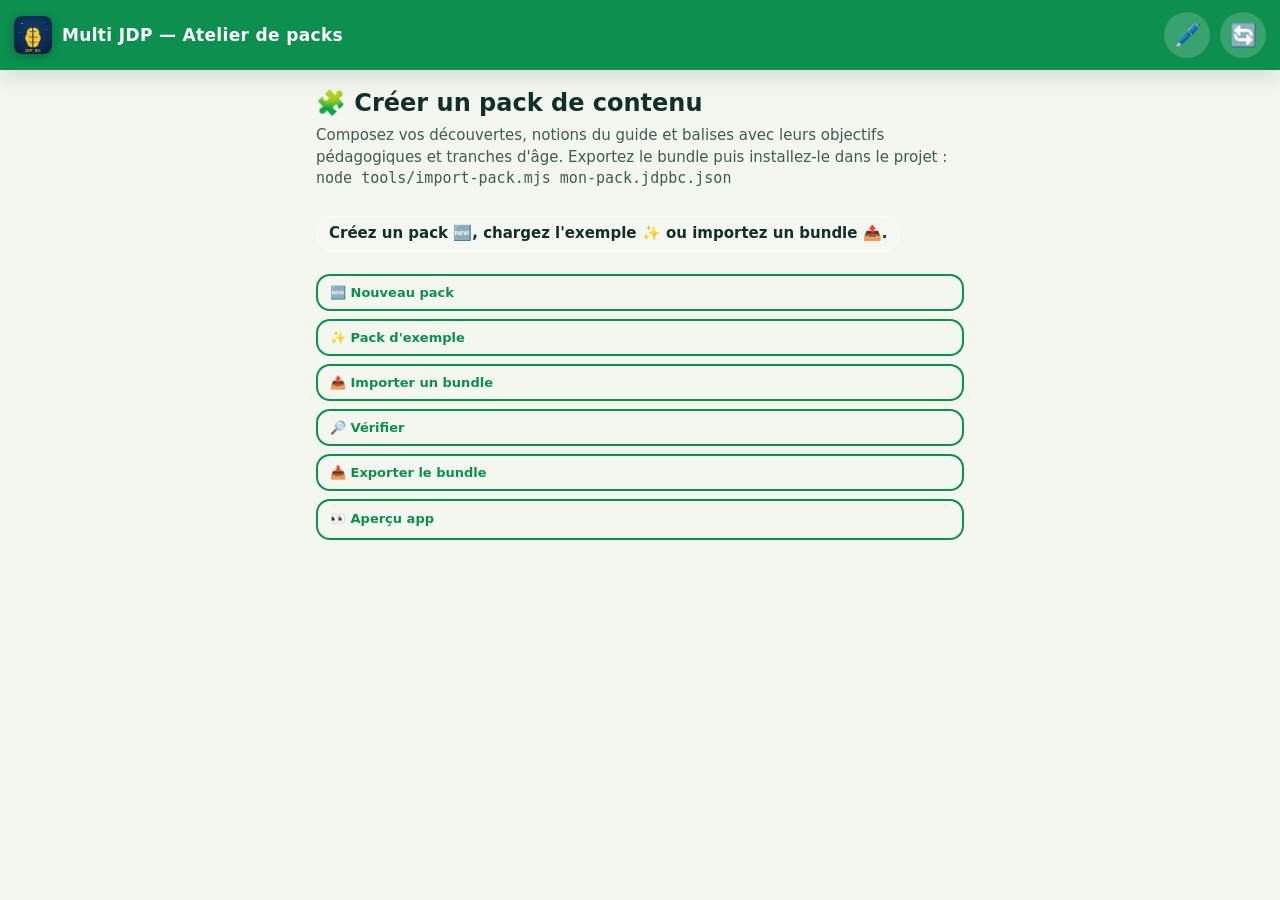
<file: atelier.html>
<!DOCTYPE html>
<html lang="fr">
<head>
  <meta charset="UTF-8">
  <meta name="viewport" content="width=device-width, initial-scale=1.0, viewport-fit=cover">
  <meta name="theme-color" content="#0c3b2e">
  <title>Multi JDP — Atelier de packs</title>
  <link rel="icon" href="img/icon.svg">
  <link rel="stylesheet" href="css/styles.css">
  <style>
    body { padding-bottom: 40px; }
    .topbar h1 { font-size: 17px; }
    .ed-title { margin: 0 0 4px; font-size: 24px; }
    .ed-sub { color: var(--text-muted); margin: 0 0 16px; font-size: 15px; }
    .sec-title { margin: 22px 0 8px; font-size: 19px; }
    .ed-card {
      background: var(--card); border: 2px solid var(--line); border-radius: var(--radius);
      padding: 14px 16px; box-shadow: var(--shadow); margin: 10px 0;
    }
    .ed-card h2 { margin: 0 0 4px; font-size: 17px; }
    .ed-card .ed-id { color: var(--text-muted); font-size: 13px; font-weight: 700; margin: 0 0 12px; }
    .field { margin-bottom: 10px; flex: 1 1 auto; min-width: 110px; }
    .field label { display: block; font-weight: 800; font-size: 13px; color: var(--text-muted); margin-bottom: 4px; text-transform: uppercase; letter-spacing: 0.03em; }
    .field input[type="text"], .field input[type="number"], .field textarea, .field input[type="color"], .field select {
      width: 100%; padding: 10px 12px; border-radius: 10px; box-sizing: border-box;
      border: 2px solid var(--line); background: var(--card);
      color: var(--ink); font-family: inherit; font-size: 15px;
    }
    .field input[type="color"] { height: 44px; padding: 4px; }
    .field textarea { resize: vertical; min-height: 60px; }
    .field input:focus, .field textarea:focus, .field select:focus { outline: 3px solid var(--primary); border-color: var(--primary); }
    .field small { display: block; margin-top: 4px; }
    .field-row { display: flex; gap: 10px; flex-wrap: wrap; }
    .diff-block { border: 2px dashed var(--line); border-radius: 12px; padding: 10px 12px; margin-top: 12px; background: var(--card-soft); }
    .diff-block h3 { margin: 0 0 8px; font-size: 14px; text-transform: uppercase; letter-spacing: 0.04em; color: var(--primary); }
    .quiz-q { border: 2px solid var(--line); border-radius: 12px; padding: 10px 12px; margin: 10px 0; background: var(--card); }
    .quiz-q .q-head { display: flex; justify-content: space-between; align-items: center; margin-bottom: 8px; }
    .quiz-q .q-head b { font-size: 14px; }
    .quiz-q .btn { margin: 0; padding: 6px 10px; font-size: 13px; }
    .quiz-q .field-row input[type="radio"] { width: 20px; height: 20px; accent-color: var(--primary); }
    .ed-adv { border: 2px dashed var(--line); border-radius: 10px; padding: 8px 12px; margin: 10px 0; background: var(--card-soft); }
    .ed-adv summary { cursor: pointer; font-weight: 800; font-size: 13px; color: var(--text-muted); }
    .ed-adv[open] summary { margin-bottom: 8px; }
    details.ed-card summary { cursor: pointer; font-size: 17px; font-weight: 800; }
    details.ed-card[open] summary { margin-bottom: 10px; }
    details.ed-card summary .ed-remove-btn { float: right; margin: -2px 0 0 8px; padding: 4px 8px; font-size: 13px; background: var(--err); color:#fff; }
    details.ed-card summary .ed-remove-btn:hover { filter: brightness(1.1); }
    .at-toolbar { display: flex; gap: 8px; flex-wrap: wrap; margin: 12px 0; }
    .at-toolbar .btn, .at-toolbar a.btn { margin: 0; padding: 9px 12px; font-size: 13px; text-decoration: none; display:inline-flex; align-items:center; }
    #at-status { min-height: 24px; font-weight: 700; margin: 10px 0; white-space: pre-line; }
    #at-status.ok { color: var(--primary); }
    #at-status.err { color: var(--err); }
    .hidden { display: none; }
  </style>
</head>
<body>
  <header class="topbar">
    <img class="topbar-logo" src="img/logo.svg" alt="Multi JDP">
    <h1>Multi JDP — Atelier de packs</h1>
    <button class="icon-btn" title="Éditeur de contenu" onclick="location.href='/editeur'">🖊️</button>
    <button class="icon-btn" title="Recharger" onclick="location.reload()">🔄</button>
  </header>

  <main style="max-width:680px; margin:0 auto; padding:16px;">

    <h2 class="ed-title">🧩 Créer un pack de contenu</h2>
    <p class="ed-sub">Composez vos découvertes, notions du guide et balises avec leurs objectifs pédagogiques et tranches d'âge. Exportez le bundle puis installez-le dans le projet : <code>node tools/import-pack.mjs mon-pack.jdpbc.json</code></p>

    <div id="at-status" class="status-pill"></div>

    <div class="at-toolbar">
      <button id="btn-new" class="btn btn-outline">🆕 Nouveau pack</button>
      <button id="btn-exemple" class="btn btn-outline">✨ Pack d'exemple</button>
      <button id="btn-import" class="btn btn-outline">📤 Importer un bundle</button>
      <input type="file" id="import-file" accept="application/json,.json" class="hidden">
      <button id="btn-check" class="btn btn-outline">🔎 Vérifier</button>
      <button id="btn-export" class="btn btn-outline">📥 Exporter le bundle</button>
      <a class="btn btn-outline" href="./">👀 Aperçu app</a>
    </div>

    <div id="pack-root"></div>
    <div id="lists-root"></div>

  </main>

  <script src="js/atelier.js"></script>
</body>
</html>
</file>
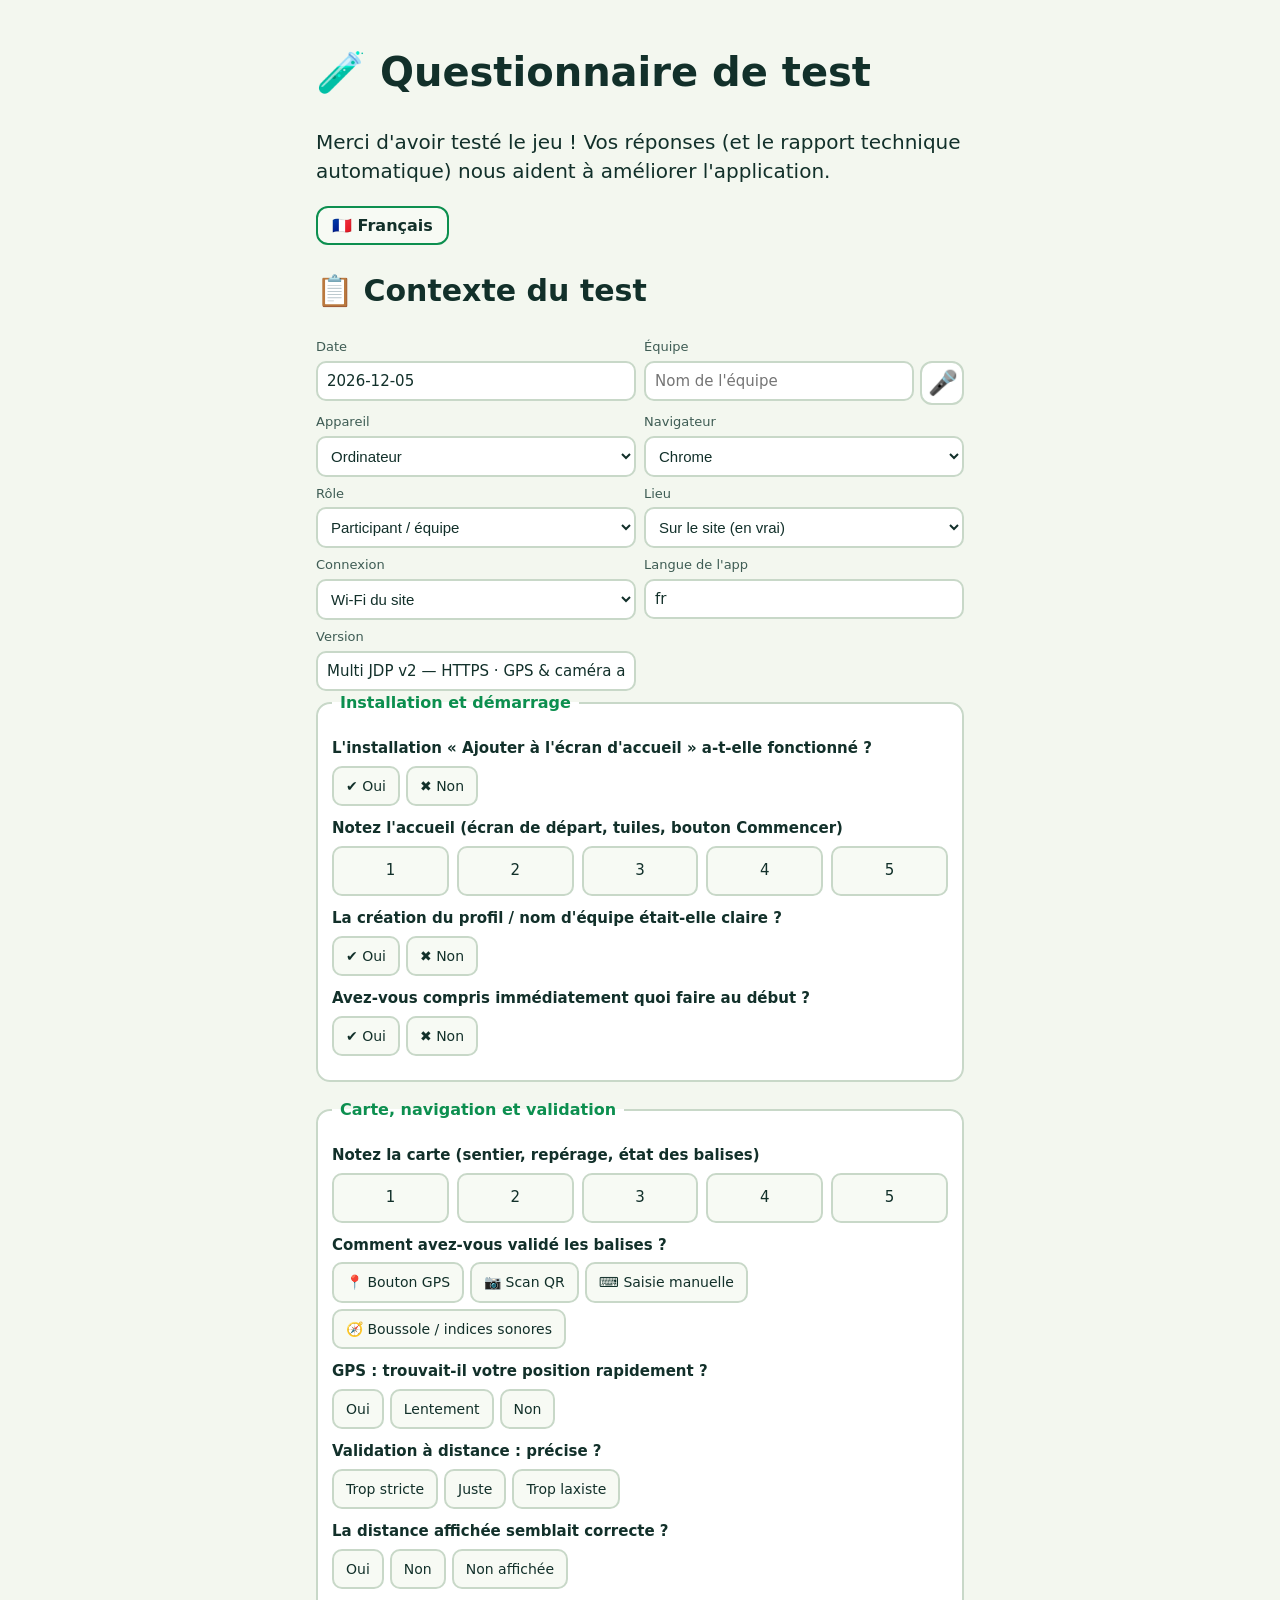
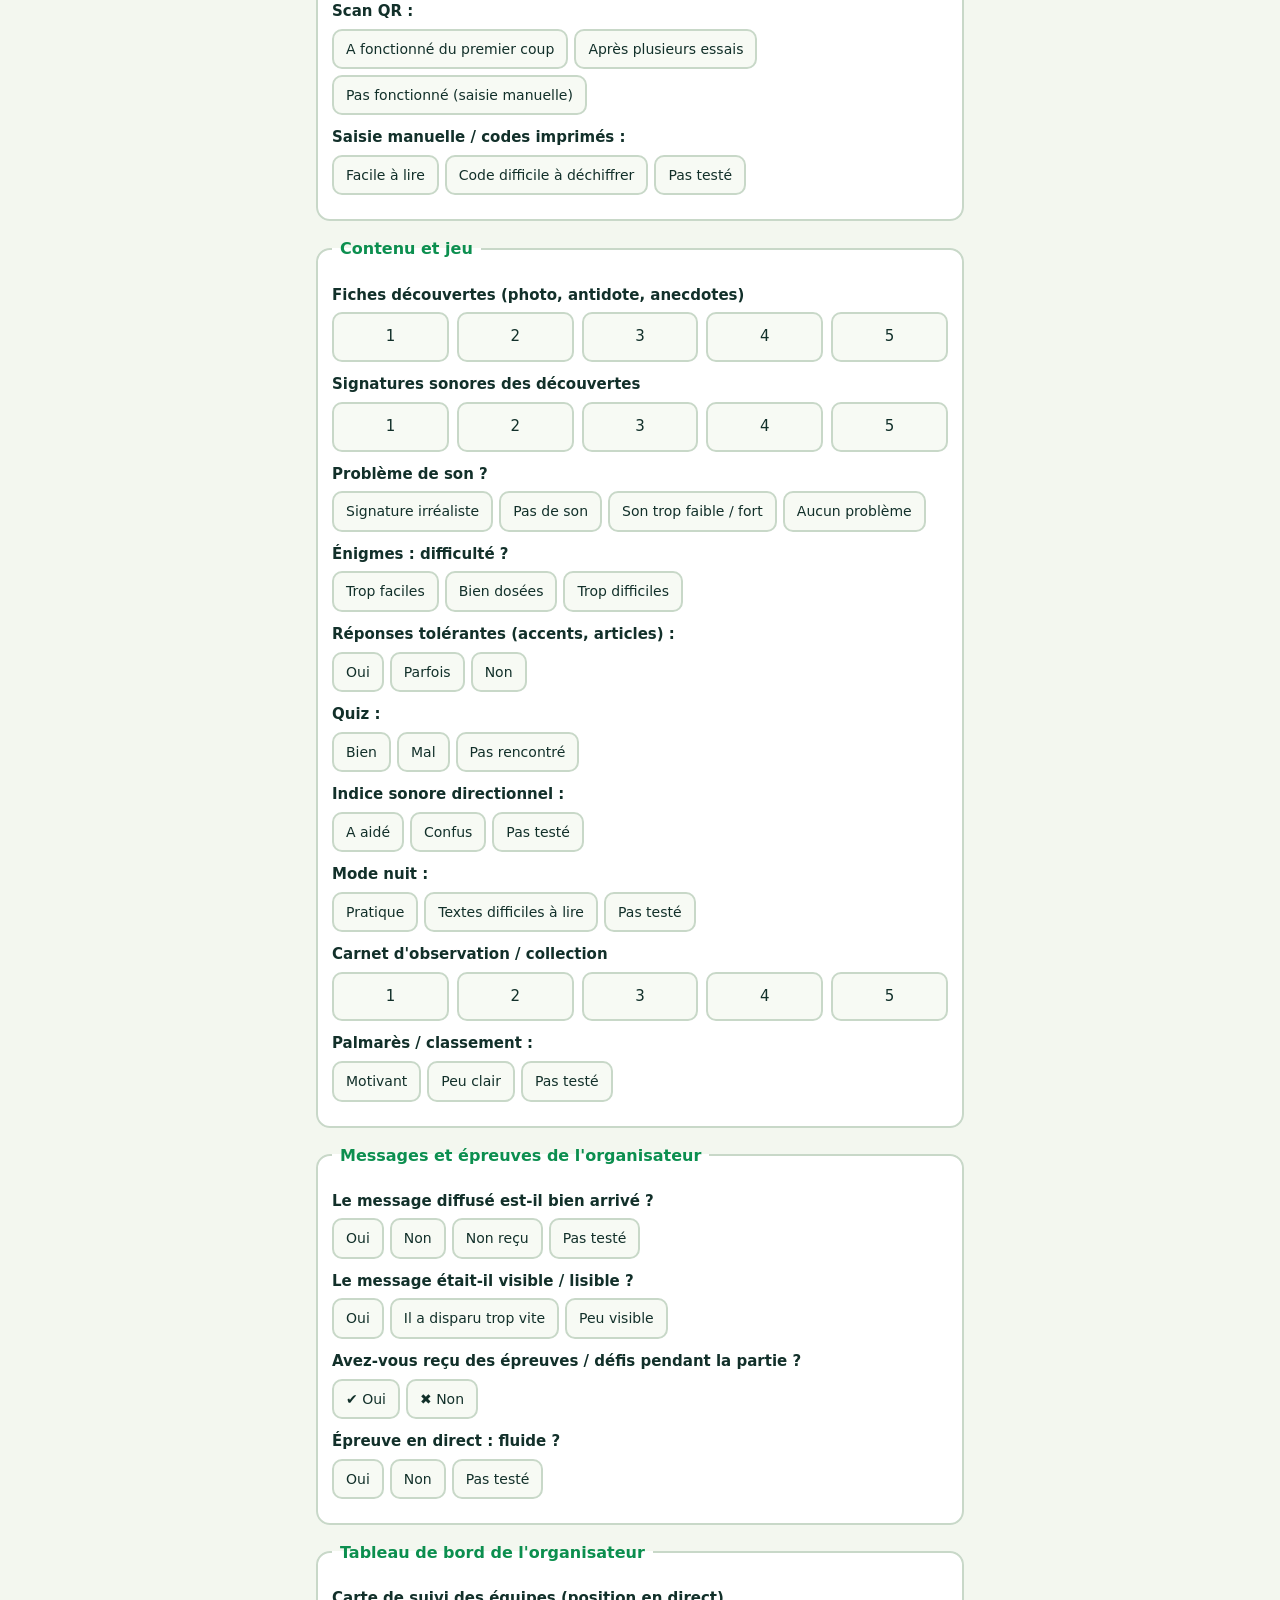
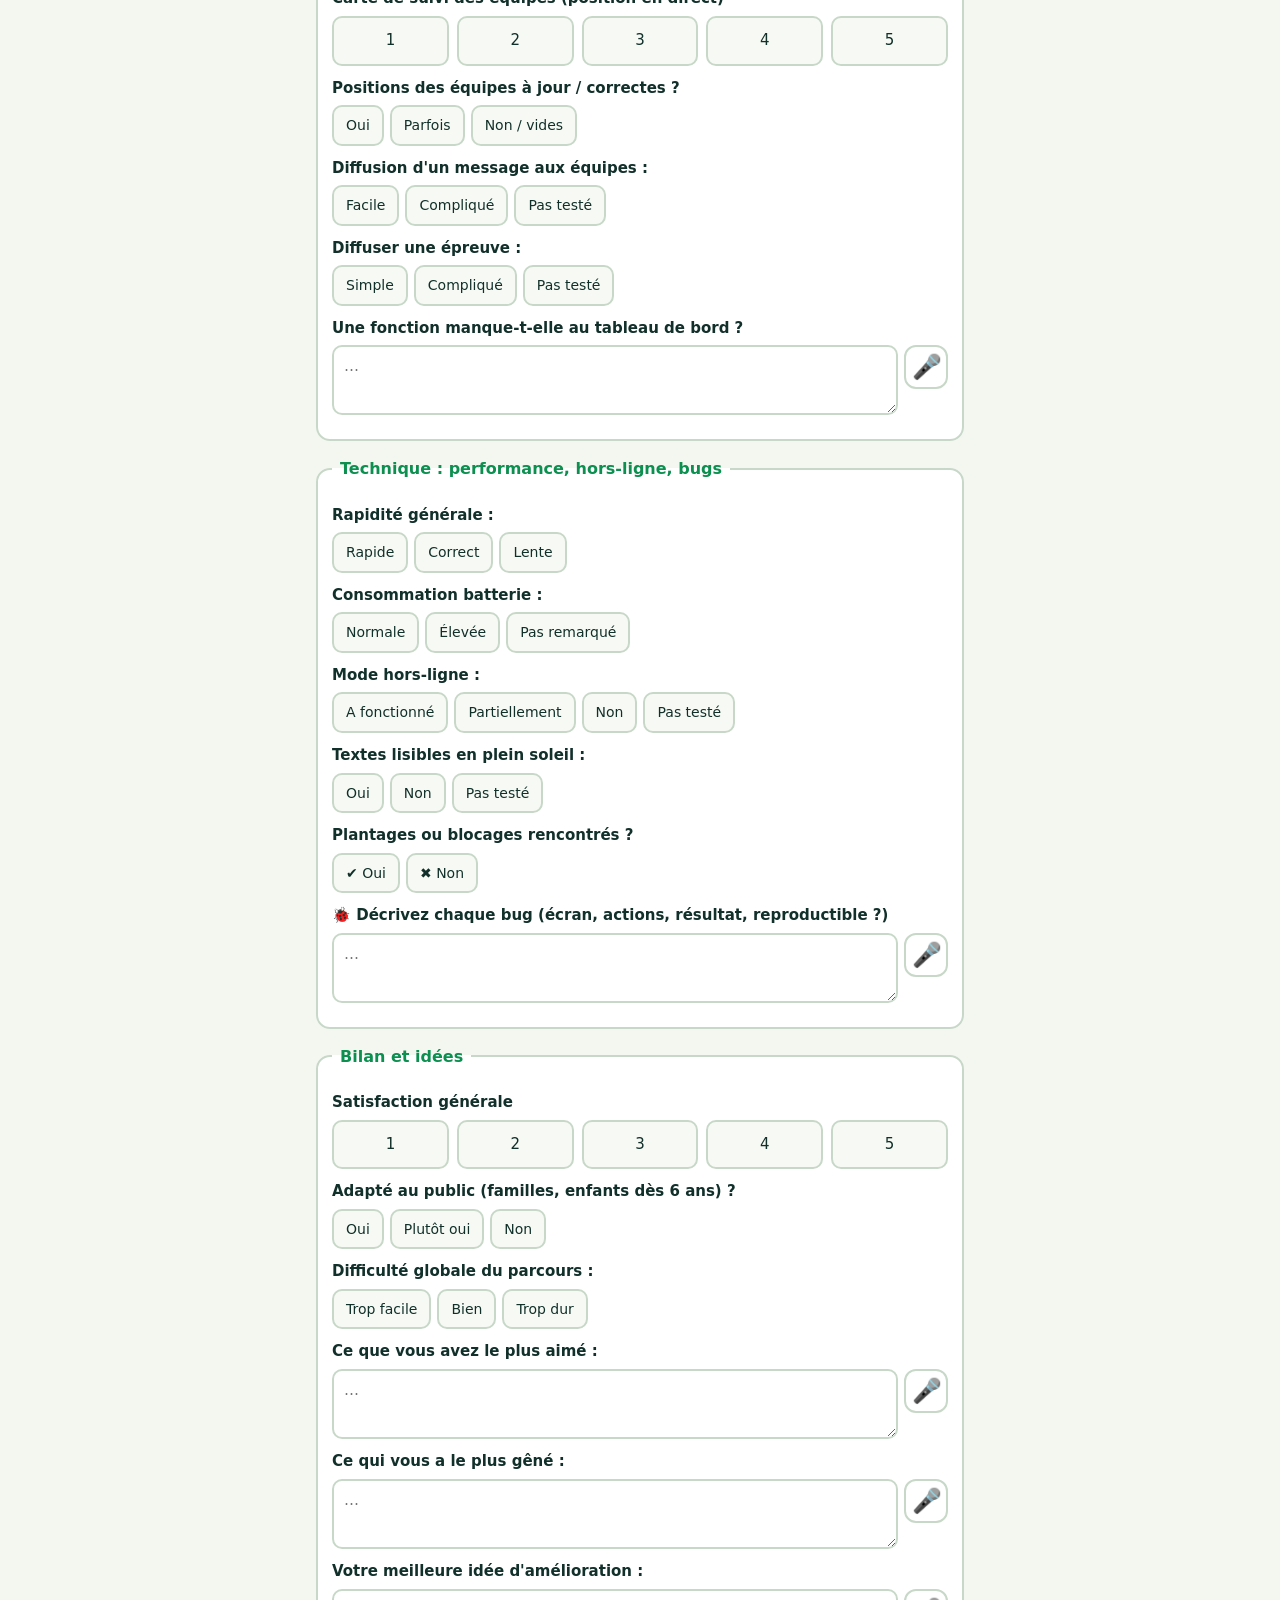
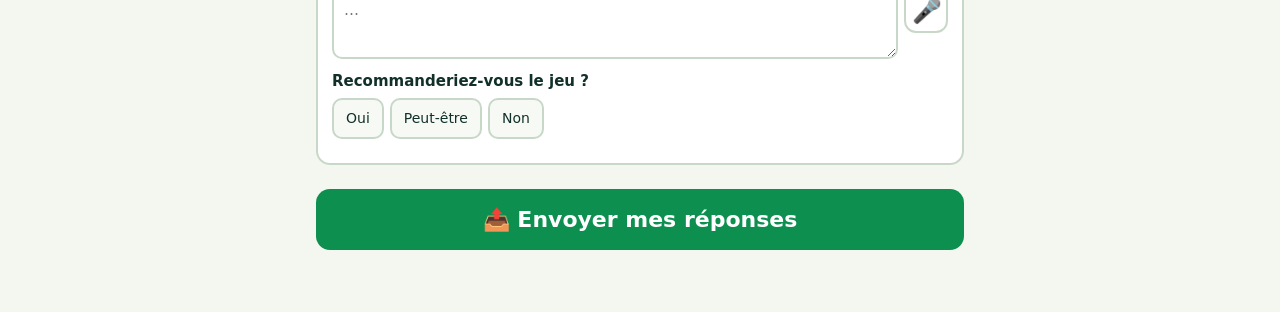
<file: questionnaire.html>
<!DOCTYPE html>
<html lang="fr">
<head>
  <meta charset="UTF-8">
  <meta name="viewport" content="width=device-width, initial-scale=1.0, viewport-fit=cover">
  <meta name="theme-color" content="#0c3b2e">
  <title>JDP — Questionnaire de test</title>
  <link rel="icon" href="img/icon.svg">
  <link rel="stylesheet" href="css/styles.css">
  <style>
    body { padding-bottom: 30px; }
    .q-wrap { max-width: 680px; margin: 0 auto; padding: 16px; }
    .q-langs { display: flex; gap: 8px; margin: 10px 0 16px; }
    .q-lang-btn {
      flex: 0 0 auto; padding: 8px 14px; border-radius: 12px; font-size: 16px; font-weight: 700;
      border: 2px solid var(--line); background: var(--card); color: var(--ink); cursor: pointer;
    }
    .q-lang-btn.sel { border-color: var(--primary); background: var(--card-soft); }
    fieldset.q-sec {
      border: 2px solid var(--line); border-radius: 14px; padding: 12px 14px; margin: 0 0 16px;
      background: var(--card);
    }
    legend { font-weight: 800; padding: 0 8px; font-size: 16px; color: var(--primary); }
    .q-item { margin: 12px 0; }
    .q-item .q-txt { font-weight: 600; margin: 0 0 6px; display: block; font-size: 15px; }
    .q-opt { display: flex; flex-wrap: wrap; gap: 6px; }
    .q-opt label {
      border: 2px solid var(--line); border-radius: 10px; padding: 8px 12px; font-size: 14px;
      cursor: pointer; background: var(--card-soft); touch-action: manipulation;
      -webkit-tap-highlight-color: transparent; user-select: none;
    }
    .q-opt label.on { border-color: var(--primary); background: var(--card-soft); font-weight: 700; }
    .q-opt input { display: none; }
    .q-rate { display: flex; gap: 8px; }
    .q-rate label {
      flex: 1; text-align: center; padding: 12px 0; border: 2px solid var(--line); border-radius: 10px;
      cursor: pointer; font-size: 15px; background: var(--card-soft); touch-action: manipulation;
      -webkit-tap-highlight-color: transparent; user-select: none;
    }
    .q-rate label.on { border-color: var(--gold); background: var(--card-soft); font-weight: 800; }
    .q-rate input { display: none; }
    .q-text, .q-short { width: 100%; box-sizing: border-box; padding: 10px; border-radius: 10px; border: 2px solid var(--line); background: var(--card); color: var(--ink); font-family: inherit; font-size: 15px; }
    .q-text { resize: vertical; min-height: 70px; }
    .q-dict-row { display: flex; gap: 6px; align-items: flex-start; }
    .q-dict-row textarea, .q-dict-row input { flex: 1; min-width: 0; }
    .q-dict-row .dict-btn { width: 44px; height: 44px; }
    .q-meta-grid { display: grid; grid-template-columns: 1fr 1fr; gap: 8px; }
    .q-meta-grid label { display: flex; flex-direction: column; gap: 4px; font-size: 13px; color: var(--text-muted); }
    .q-meta-grid input, .q-meta-grid select {
      padding: 9px; border-radius: 10px; border: 2px solid var(--line); background: var(--card); color: var(--ink); font-size: 15px;
    }
    .q-actions { display: flex; gap: 10px; flex-wrap: wrap; margin: 8px 0; }
    .q-report {
      margin-top: 10px; padding: 12px; display: block; background: var(--card); border: 2px solid var(--line);
      border-radius: 14px; font-family: Consolas, Menlo, monospace; font-size: 12px; line-height: 1.5;
      white-space: pre-wrap; word-break: break-word; max-height: 50vh; overflow: auto; text-align: left;
    }
    .q-done { margin-top: 14px; padding: 16px; border-radius: 14px; background: var(--card-soft); border: 2px solid var(--ok); text-align: center; font-size: 16px; }
  </style>
</head>
<body>
  <main class="q-wrap">
    <h1 id="q-title" class="dash-title">🧪 Questionnaire de test</h1>
    <p id="q-intro" class="dash-sub">Merci d'avoir testé le jeu ! Vos réponses (et le rapport technique automatique) nous aident à améliorer l'application.</p>
    <div class="q-langs">
<button type="button" class="q-lang-btn" data-qlang="fr">🇫🇷 Français</button>
    </div>

    <section class="dash-card">
      <h2 id="m-title">📋 Contexte du test</h2>
      <div class="q-meta-grid">
        <label id="l-date">Date<input type="text" id="m-date" readonly></label>
        <label id="l-team">Équipe <span class="q-dict-row"><input type="text" id="m-team" maxlength="24" placeholder="Nom de l'équipe"><button type="button" id="btn-dict-team" class="dict-btn" aria-label="Dicter" title="🎤 Dicter">🎤</button></span></label>
        <label id="l-device">Appareil<select id="m-device">
          <option value="Android">Android</option><option value="iPhone">iPhone</option>
          <option value="Tablette">Tablette</option><option value="Ordinateur">Ordinateur</option>
        </select></label>
        <label id="l-browser">Navigateur<select id="m-browser">
          <option value="Chrome">Chrome</option><option value="Safari">Safari</option>
          <option value="Firefox">Firefox</option><option value="Edge">Edge</option><option value="Autre">Autre</option>
        </select></label>
        <label id="l-role">Rôle<select id="m-role">
          <option value="participant">Participant / équipe</option>
          <option value="organizer">Organisateur (tableau de bord)</option>
          <option value="both">Les deux</option>
        </select></label>
        <label id="l-place">Lieu<select id="m-place">
          <option value="site">Sur le site (en vrai)</option>
          <option value="local">En local (PC)</option>
          <option value="home">Test à la maison</option>
          <option value="other">Autre</option>
        </select></label>
        <label id="l-conn">Connexion<select id="m-conn">
          <option value="wifi">Wi-Fi du site</option>
          <option value="4g">4G/5G</option>
          <option value="offline">Hors-ligne</option>
          <option value="local">PC local</option>
        </select></label>
        <label id="l-lang">Langue de l'app<input type="text" id="m-lang" readonly></label>
        <label id="l-ver">Version<input type="text" id="m-ver" readonly></label>
      </div>
    </section>

    <form id="q-form"></form>

    <div class="q-actions">
      <button class="btn btn-primary btn-big" type="button" id="btn-submit">📤 Envoyer mes réponses</button>
      <button class="btn btn-outline hidden" type="button" id="btn-copy">📋 Copier le rapport</button>
    </div>
    <pre id="q-report" class="q-report hidden"></pre>
    <div id="q-done" class="q-done hidden"></div>
  </main>

  <script src="js/data.js"></script>
  <script src="js/store.js"></script>
  <script src="js/i18n.js"></script>
  <script src="js/dict.js"></script>
  <script>
    const $ = (id) => document.getElementById(id);

    window.HermesToast = function (msg) {
      try {
        let t = document.getElementById("dict-toast");
        if (!t) {
          t = document.createElement("div");
          t.id = "dict-toast";
          t.style.cssText = "position:fixed;left:50%;bottom:24px;transform:translateX(-50%);background:#2b3a36;color:#fff;padding:12px 18px;border-radius:12px;z-index:9999;box-shadow:0 4px 16px rgba(0,0,0,.3);font-size:14px;max-width:90%;";
          document.body.appendChild(t);
        }
        t.textContent = msg;
        clearTimeout(window.__dictToastT);
        window.__dictToastT = setTimeout(() => { if (t.parentNode) t.parentNode.removeChild(t); }, 2600);
      } catch (e) {}
    };

    const Q = {
      fr: {
        title: "🧪 Questionnaire de test",
        intro: "Merci d'avoir testé le jeu ! Vos réponses (et le rapport technique automatique) nous aident à améliorer l'application.",
        mTitle: "📋 Contexte du test",
        submit: "📤 Envoyer mes réponses",
        copy: "📋 Copier le rapport",
        doneOk: "Merci ! Vos réponses ont été envoyées. 🎉",
        doneCopy: "Serveur injoignable : le rapport a été copié dans le presse-papiers. Collez-le dans votre message.",
        l: { date: "Date", team: "Équipe", device: "Appareil", browser: "Navigateur", role: "Rôle", place: "Lieu", conn: "Connexion", lang: "Langue de l'app", ver: "Version" },
        sections: [
          { id: "B", title: "Installation et démarrage", items: [
            { id: "b1", type: "yesno", q: "L'installation « Ajouter à l'écran d'accueil » a-t-elle fonctionné ?" },
            { id: "b2", type: "rate", q: "Notez l'accueil (écran de départ, tuiles, bouton Commencer)" },
            { id: "b3", type: "yesno", q: "La création du profil / nom d'équipe était-elle claire ?" },
            { id: "b4", type: "yesno", q: "Avez-vous compris immédiatement quoi faire au début ?" }
          ]},
          { id: "C", title: "Carte, navigation et validation", items: [
            { id: "c1", type: "rate", q: "Notez la carte (sentier, repérage, état des balises)" },
            { id: "c2", type: "multi", q: "Comment avez-vous validé les balises ?", opts: ["📍 Bouton GPS", "📷 Scan QR", "⌨️ Saisie manuelle", "🧭 Boussole / indices sonores"] },
            { id: "c3", type: "sel", q: "GPS : trouvait-il votre position rapidement ?", opts: ["Oui", "Lentement", "Non"] },
            { id: "c4", type: "sel", q: "Validation à distance : précise ?", opts: ["Trop stricte", "Juste", "Trop laxiste"] },
            { id: "c5", type: "sel", q: "La distance affichée semblait correcte ?", opts: ["Oui", "Non", "Non affichée"] },
            { id: "c6", type: "sel", q: "Scan QR :", opts: ["A fonctionné du premier coup", "Après plusieurs essais", "Pas fonctionné (saisie manuelle)"] },
            { id: "c7", type: "sel", q: "Saisie manuelle / codes imprimés :", opts: ["Facile à lire", "Code difficile à déchiffrer", "Pas testé"] }
          ]},
          { id: "D", title: "Contenu et jeu", items: [
            { id: "d1", type: "rate", q: "Fiches découvertes (photo, antidote, anecdotes)" },
            { id: "d2", type: "rate", q: "Signatures sonores des découvertes" },
            { id: "d2b", type: "multi", q: "Problème de son ?", opts: ["Signature irréaliste", "Pas de son", "Son trop faible / fort", "Aucun problème"] },
            { id: "d3", type: "sel", q: "Énigmes : difficulté ?", opts: ["Trop faciles", "Bien dosées", "Trop difficiles"] },
            { id: "d4", type: "sel", q: "Réponses tolérantes (accents, articles) :", opts: ["Oui", "Parfois", "Non"] },
            { id: "d5", type: "sel", q: "Quiz :", opts: ["Bien", "Mal", "Pas rencontré"] },
            { id: "d6", type: "sel", q: "Indice sonore directionnel :", opts: ["A aidé", "Confus", "Pas testé"] },
            { id: "d7", type: "sel", q: "Mode nuit :", opts: ["Pratique", "Textes difficiles à lire", "Pas testé"] },
            { id: "d8", type: "rate", q: "Carnet d'observation / collection" },
            { id: "d9", type: "sel", q: "Palmarès / classement :", opts: ["Motivant", "Peu clair", "Pas testé"] }
          ]},
          { id: "E", title: "Messages et épreuves de l'organisateur", items: [
            { id: "e1", type: "sel", q: "Le message diffusé est-il bien arrivé ?", opts: ["Oui", "Non", "Non reçu", "Pas testé"] },
            { id: "e2", type: "sel", q: "Le message était-il visible / lisible ?", opts: ["Oui", "Il a disparu trop vite", "Peu visible"] },
            { id: "e3", type: "yesno", q: "Avez-vous reçu des épreuves / défis pendant la partie ?" },
            { id: "e4", type: "sel", q: "Épreuve en direct : fluide ?", opts: ["Oui", "Non", "Pas testé"] }
          ]},
          { id: "F", title: "Tableau de bord de l'organisateur", items: [
            { id: "f1", type: "rate", q: "Carte de suivi des équipes (position en direct)" },
            { id: "f2", type: "sel", q: "Positions des équipes à jour / correctes ?", opts: ["Oui", "Parfois", "Non / vides"] },
            { id: "f3", type: "sel", q: "Diffusion d'un message aux équipes :", opts: ["Facile", "Compliqué", "Pas testé"] },
            { id: "f4", type: "sel", q: "Diffuser une épreuve :", opts: ["Simple", "Compliqué", "Pas testé"] },
            { id: "f5", type: "text", q: "Une fonction manque-t-elle au tableau de bord ?" }
          ]},
          { id: "G", title: "Technique : performance, hors-ligne, bugs", items: [
            { id: "g1", type: "sel", q: "Rapidité générale :", opts: ["Rapide", "Correct", "Lente"] },
            { id: "g2", type: "sel", q: "Consommation batterie :", opts: ["Normale", "Élevée", "Pas remarqué"] },
            { id: "g3", type: "sel", q: "Mode hors-ligne :", opts: ["A fonctionné", "Partiellement", "Non", "Pas testé"] },
            { id: "g4", type: "sel", q: "Textes lisibles en plein soleil :", opts: ["Oui", "Non", "Pas testé"] },
            { id: "g5", type: "yesno", q: "Plantages ou blocages rencontrés ?" },
            { id: "g6", type: "text", q: "🐞 Décrivez chaque bug (écran, actions, résultat, reproductible ?)" }
          ]},
          { id: "I", title: "Bilan et idées", items: [
            { id: "i1", type: "rate", q: "Satisfaction générale" },
            { id: "i2", type: "sel", q: "Adapté au public (familles, enfants dès 6 ans) ?", opts: ["Oui", "Plutôt oui", "Non"] },
            { id: "i3", type: "sel", q: "Difficulté globale du parcours :", opts: ["Trop facile", "Bien", "Trop dur"] },
            { id: "i4", type: "text", q: "Ce que vous avez le plus aimé :" },
            { id: "i5", type: "text", q: "Ce qui vous a le plus gêné :" },
            { id: "i6", type: "text", q: "Votre meilleure idée d'amélioration :" },
            { id: "i7", type: "sel", q: "Recommanderiez-vous le jeu ?", opts: ["Oui", "Peut-être", "Non"] }
          ]}
        ]
      },
    };
    let cur = "fr";
    const ANSWERS = {};

    function detect() {
      const ua = navigator.userAgent;
      let device = "Ordinateur"; if (/Mobi/i.test(ua)) device = "Mobile"; else if (/Tablet|iPad/i.test(ua)) device = "Tablette";
      if (/Android/i.test(ua)) device = device === "Mobile" ? "Android" : "Tablette";
      if (/iPhone|iPod/i.test(ua)) device = "iPhone";
      let browser = "Autre";
      if (/Edg\//i.test(ua)) browser = "Edge"; else if (/Chrome\//i.test(ua)) browser = "Chrome";
      else if (/Firefox\//i.test(ua)) browser = "Firefox"; else if (/Safari\//i.test(ua)) browser = "Safari";
      let os = "Unknown"; if (/Android/i.test(ua)) os = "Android"; else if (/iPhone|iPad|iPod/i.test(ua)) os = "iOS";
      else if (/Windows/i.test(ua)) os = "Windows"; else if (/Mac/i.test(ua)) os = "Mac"; else if (/Linux/i.test(ua)) os = "Linux";
      return { device, browser, os };
    }
    const DET = detect();

    function autoMeta() {
      const ua = navigator.userAgent;
      return {
        os: DET.os,
        screen: innerWidth + "x" + innerHeight + " (dpr=" + (window.devicePixelRatio || 1) + ")",
        online: navigator.onLine,
        gps: "geolocation" in navigator,
        secure: !!window.isSecureContext,
        sw: ("serviceWorker" in navigator && navigator.serviceWorker.controller) ? navigator.serviceWorker.controller.state : "no-controller",
        ua: ua.slice(0, 300),
        url: location.href
      };
    }

    function setLang(lang) {
      cur = lang;
      document.documentElement.lang = lang === "en" ? "en" : "fr";
      document.querySelectorAll(".q-lang-btn").forEach((b) => b.classList.toggle("sel", b.dataset.qlang === lang));
      const L = Q[lang];
      $("q-title").textContent = L.title;
      $("q-intro").textContent = L.intro;
      $("m-title").textContent = L.mTitle;
      const lm = L.l;
      $("l-date").firstChild.textContent = lm.date + " ";
      $("l-team").firstChild.textContent = lm.team + " ";
      $("l-device").firstChild.textContent = lm.device + " ";
      $("l-browser").firstChild.textContent = lm.browser + " ";
      $("l-role").firstChild.textContent = lm.role + " ";
      $("l-place").firstChild.textContent = lm.place + " ";
      $("l-conn").firstChild.textContent = lm.conn + " ";
      $("l-lang").firstChild.textContent = lm.lang + " ";
      $("l-ver").firstChild.textContent = lm.ver + " ";
      $("btn-submit").textContent = L.submit;
      $("btn-copy").textContent = L.copy;
      renderForm();
    }

    function renderForm() {
      const form = $("q-form");
      const L = Q[cur];
      form.innerHTML = L.sections.map((sec) =>
        `<fieldset class="q-sec"><legend>${sec.title}</legend>` +
        sec.items.map((it) => {
          const val = ANSWERS[it.id] || null;
          let inner = "";
          if (it.type === "rate") {
            inner = `<div class="q-rate" data-a="${it.id}">` +
              [1,2,3,4,5].map((n) =>
                `<label data-v="${n}"><input type="radio" name="${it.id}" value="${n}" ${val == n ? "checked" : ""}>${n}</label>`).join("") + `</div>`;
          } else if (it.type === "multi") {
            inner = `<div class="q-opt" data-a="${it.id}">` +
              it.opts.map((o, i) => {
                const on = Array.isArray(val) && val.indexOf(String(i)) >= 0 ? " on" : "";
                return `<label class="${on}" data-v="${i}"><input type="checkbox" value="${i}" ${on ? "checked" : ""}>${o}</label>`;
              }).join("") + `</div>`;
          } else if (it.type === "sel") {
            inner = `<div class="q-opt" data-a="${it.id}">` +
              it.opts.map((o, i) => {
                const on = val === String(i) ? " on" : "";
                return `<label class="${on}" data-v="${i}"><input type="radio" name="${it.id}" value="${i}" ${on ? "checked" : ""}>${o}</label>`;
              }).join("") + `</div>`;
          } else if (it.type === "yesno") {
            inner = `<div class="q-opt" data-a="${it.id}">` +
              [["1","✔ Oui"],["0","✖ Non"]].map(([v, lab]) => {
                const on = val === v ? " on" : "";
                return `<label class="${on}" data-v="${v}"><input type="radio" name="${it.id}" value="${v}" ${on ? "checked" : ""}>${lab}</label>`;
              }).join("") + `</div>`;
          } else if (it.type === "text") {
            inner = `<div class="q-dict-row"><textarea class="q-text" id="a-${it.id}" placeholder="…">${esc(val || "")}</textarea><button type="button" id="btn-da-${it.id}" class="dict-btn" aria-label="Dicter" title="🎤 Dicter">🎤</button></div>`;
          }
          return `<div class="q-item"><span class="q-txt">${it.q}</span>${inner}</div>`;
        }).join("") + `</fieldset>`).join("");

      form.querySelectorAll(".q-opt, .q-rate").forEach((box) => {
        const id = box.dataset.a;
        box.addEventListener("change", (e) => {
          const input = e.target;
          if (input.tagName !== "INPUT") return;
          const lab = input.closest("label");
          if (!lab) return;
          if (input.type === "radio") {
            box.querySelectorAll("label").forEach((x) => x.classList.remove("on"));
            lab.classList.add("on");
            ANSWERS[id] = lab.dataset.v;
          } else {
            const arr = ANSWERS[id] = Array.isArray(ANSWERS[id]) ? ANSWERS[id] : [];
            const v = lab.dataset.v;
            const i = arr.indexOf(v);
            if (i >= 0) arr.splice(i, 1); else arr.push(v);
            lab.classList.toggle("on", input.checked);
          }
        });
      });
      form.querySelectorAll("textarea").forEach((ta) => {
        ta.addEventListener("input", () => { ANSWERS[ta.id.slice(2)] = ta.value; });
        const btn = document.getElementById("btn-da-" + ta.id.slice(2));
        if (btn) Dictation.attach(ta, btn, cur === "en" ? "en-GB" : "fr-FR");
      });
    }

    function esc(s) {
      return String(s == null ? "" : s).replace(/[&<>"']/g, (c) => ({ "&": "&amp;", "<": "&lt;", ">": "&gt;", '"': "&quot;", "'": "&#39;" }[c]));
    }

    function buildReport(answers, meta, m) {
      const L = Q[cur];
      const lines = [];
      lines.push("=== JDP — QUESTIONNAIRE (beta) ===");
      lines.push("Date : " + m.date);
      lines.push("Équipe : " + (m.team || "-"));
      lines.push("Langue questionnaire : " + cur + " | Langue app : " + m.lang);
      lines.push("Version : " + m.ver);
      lines.push("Rôle : " + m.role + " | Lieu : " + m.place + " | Connexion : " + m.conn);
      lines.push("Appareil : " + m.device + " / " + m.browser);
      L.sections.forEach((sec) => {
        lines.push("-- " + sec.title + " --");
        sec.items.forEach((it) => {
          const v = answers[it.id];
          if (v === undefined || v === null || v === "" || (Array.isArray(v) && !v.length)) return;
          let val;
          if (Array.isArray(v)) val = v.map((x) => it.opts[+x]).join(", ");
          else if (it.type === "rate") val = v + "/5";
          else if (it.type === "yesno") val = v === "1" ? "Oui/Yes" : "Non/No";
          else if (it.type === "sel") val = it.opts[+v] || v;
          else val = String(v);
          lines.push("- " + it.q + " : " + val);
        });
      });
      lines.push("-- RAPPORT TECHNIQUE (auto) --");
      lines.push("URL : " + meta.url);
      lines.push("OS : " + meta.os + " | Écran : " + meta.screen);
      lines.push("En ligne : " + meta.online + " | GPS : " + meta.gps + " | Contexte sécurisé : " + meta.secure);
      lines.push("Service worker : " + meta.sw);
      lines.push("UA : " + meta.ua);
      return lines.join("\n");
    }

    function copyText(text) {
      if (navigator.clipboard && navigator.clipboard.writeText) {
        return navigator.clipboard.writeText(text).then(() => true).catch(() => legacyCopy(text));
      }
      return Promise.resolve(legacyCopy(text));
    }
    function legacyCopy(text) {
      try {
        const ta = document.createElement("textarea");
        ta.value = text; ta.style.position = "fixed"; ta.style.opacity = "0";
        document.body.appendChild(ta); ta.select();
        const ok = document.execCommand("copy");
        document.body.removeChild(ta);
        return ok;
      } catch (e) { return false; }
    }

    async function submit() {
      const m = {
        date: $("m-date").value,
        team: $("m-team").value.trim(),
        device: $("m-device").value,
        browser: $("m-browser").value,
        role: $("m-role").value,
        place: $("m-place").value,
        conn: $("m-conn").value,
        lang: $("m-lang").value,
        ver: $("m-ver").value
      };
      const meta = autoMeta();
      const answers = Object.assign({}, ANSWERS);
      answers.role = m.role; answers.place = m.place; answers.conn = m.conn;
      const payload = { lang: cur, team: m.team, answers, meta };
      const btn = $("btn-submit");
      btn.disabled = true;
      btn.textContent = "⏳ " + Q[cur].submit;
      let sent = false;
      try {
        const r = await fetch("/api/feedback", {
          method: "POST",
          headers: { "Content-Type": "application/json" },
          body: JSON.stringify(payload)
        });
        sent = r.ok;
      } catch (e) {}
      const report = buildReport(answers, meta, m);
      $("q-report").textContent = report;
      $("q-report").classList.remove("hidden");
      $("btn-copy").classList.remove("hidden");
      if (sent) {
        $("q-done").textContent = "✅ " + Q[cur].doneOk;
        $("q-done").classList.remove("hidden");
        btn.textContent = Q[cur].submit;
        btn.disabled = false;
      } else {
        await copyText(report);
        $("q-done").textContent = "📋 " + Q[cur].doneCopy;
        $("q-done").classList.remove("hidden");
        btn.textContent = Q[cur].submit;
        btn.disabled = false;
      }
    }

    document.querySelectorAll(".q-lang-btn").forEach((b) => b.addEventListener("click", () => setLang(b.dataset.qlang)));
    $("btn-submit").addEventListener("click", submit);
    $("btn-copy").addEventListener("click", async () => {
      const ok = await copyText($("q-report").textContent);
      const done = $("q-done");
      done.textContent = ok ? ("✅ " + Q[cur].copy) : "❌ Copy failed.";
      done.classList.remove("hidden");
    });

    $("m-date").value = new Date().toISOString().slice(0, 10);
    $("m-device").value = DET.device === "Mobile" ? "Android" : (DET.device);
    $("m-browser").value = DET.browser;
    try { if (window.Store && Store.getActive()) $("m-team").value = Store.getActive().name; } catch (e) {}
    try { $("m-lang").value = typeof I18N !== "undefined" ? I18N.lang : (navigator.language || "").slice(0, 2); } catch (e) {}
    try { $("m-ver").value = typeof I18N !== "undefined" ? I18N.t("set_version") : "?"; } catch (e) {}
    setLang("fr");
    const teamBtn = $("btn-dict-team");
    if (teamBtn) Dictation.attach($("m-team"), teamBtn, cur === "en" ? "en-GB" : "fr-FR");
  </script>
</body>
</html>
</file>
<file: css/styles.css>
/* =========================================================
   JDP — Jeu de piste
   Mobile-first · grand contraste · lecture en plein soleil
   Thème jour / nuit (nocturne).
   ========================================================= */

:root {
  --bg: #f3f7ef;
  --bg-soft: #e6efe0;
  --card: #ffffff;
  --card-soft: #f7faf4;
  --ink: #12302a;
  --text-muted: #3e5c54;
  --primary: #0c8f4f;
  --primary-dark: #0a6b3c;
  --gold: #e0a800;
  --err: #c33c3c;
  --ok: #148a3d;
  --line: #c8d8c8;
  --shadow: 0 6px 22px rgba(18, 48, 42, 0.14);
  --radius: 18px;
  --font: "Segoe UI", system-ui, -apple-system, Arial, sans-serif;
}

body.night {
  --bg: #101822;
  --bg-soft: #15202c;
  --card: #1b2735;
  --card-soft: #22303f;
  --ink: #e8f0f5;
  --text-muted: #b9c8d4;
  --primary: #2fb97c;
  --primary-dark: #1d8a5b;
  --gold: #ffce3d;
  --err: #ff7878;
  --ok: #5fd68f;
  --line: #33465a;
  --shadow: 0 6px 22px rgba(0, 0, 0, 0.45);
}

* { box-sizing: border-box; }

html, body { margin: 0; padding: 0; }

body {
  font-family: var(--font);
  background: var(--bg);
  color: var(--ink);
  font-size: 19px;
  line-height: 1.45;
  -webkit-text-size-adjust: 100%;
  min-height: 100vh; /* fallback iPhone plus anciens */
  min-height: 100dvh;
  padding-bottom: 92px;
  transition: background 0.3s, color 0.3s;
}

.skip-link {
  position: absolute; left: -999px; top: 8px;
  background: var(--gold); color: #000; padding: 8px 14px; border-radius: 8px; z-index: 99;
}
.skip-link:focus { left: 8px; }

.hidden { display: none !important; }

button {
  font-family: var(--font);
  font-size: 19px;
  cursor: pointer;
  border: none;
  -webkit-tap-highlight-color: transparent;
  touch-action: manipulation;
}
input {
  font-family: var(--font);
  font-size: 20px;
}

/* ---------- Barre du haut ---------- */
.topbar {
  position: sticky; top: 0; z-index: 40;
  display: flex; align-items: center; gap: 10px;
  padding: 12px 14px calc(12px + env(safe-area-inset-top));
  background: var(--primary);
  color: #fff;
  box-shadow: var(--shadow);
}
.topbar h1 {
  margin: 0; font-size: 21px; flex: 1;
  letter-spacing: 0.02em;
}
.topbar-logo {
  height: 38px; width: auto; border-radius: 8px;
  box-shadow: 0 2px 8px rgba(0,0,0,0.25);
}
.icon-btn {
  background: rgba(255,255,255,0.18);
  color: #fff; border-radius: 50%;
  width: 46px; height: 46px; font-size: 22px;
}
.icon-btn.on { background: var(--gold); color: #000; }

/* ---------- Bas de page ---------- */
.bottombar {
  position: fixed; left: 0; right: 0; bottom: 0; z-index: 40;
  display: flex; justify-content: space-around;
  background: var(--card);
  border-top: 2px solid var(--line);
  padding-bottom: env(safe-area-inset-bottom);
  box-shadow: 0 -4px 16px rgba(0,0,0,0.08);
}
.nav-btn {
  flex: 1; display: flex; flex-direction: column; align-items: center; gap: 2px;
  background: none; color: var(--text-muted);
  padding: 10px 4px; font-size: 13px;
}
.nav-btn span { font-size: 24px; }
.nav-btn.active { color: var(--primary); font-weight: 700; }

/* ---------- Écrans ---------- */
.screen { display: none; padding: 18px 16px 30px; max-width: 640px; margin: 0 auto; }
.screen.active { display: block; }

.screen-intro { color: var(--text-muted); margin: 0 0 16px; }
.subtitle { margin: 26px 0 10px; font-size: 18px; text-transform: uppercase; letter-spacing: 0.06em; color: var(--primary); }
.note { color: var(--text-muted); font-size: 16px; }
.kicker { font-size: 14px; letter-spacing: 0.12em; text-transform: uppercase; color: var(--primary); font-weight: 700; margin: 0 0 6px; }
.sep { border: none; border-top: 2px solid var(--line); margin: 20px 0; }
.hint { background: var(--card-soft); border-left: 5px solid var(--gold); padding: 10px 12px; border-radius: 8px; }
.hint-text { margin: 0 0 8px; }
.btn-mini { display: inline-block; width: auto; padding: 8px 14px; font-size: 14px; border-radius: 999px; margin: 4px 0 0; }
.saviez {
  margin-top: 12px; padding: 10px 12px; border-radius: 8px;
  background: var(--card-soft); border-left: 5px solid var(--primary);
  color: var(--text); font-size: 15px; line-height: 1.45;
}

/* ---------- Boutons ---------- */
.btn {
  display: inline-block; width: 100%;
  padding: 15px 20px; border-radius: 14px;
  font-weight: 700; text-align: center;
  margin: 8px 0; transition: transform 0.06s, filter 0.15s;
}
.btn:active { transform: scale(0.97); }
.btn:disabled { opacity: 0.5; cursor: not-allowed; }
.btn-primary { background: var(--primary); color: #fff; }
.btn-primary:hover { filter: brightness(1.08); }
.btn-outline { background: none; color: var(--primary); border: 2px solid var(--primary); }
.btn-ghost { background: var(--card-soft); color: var(--ink); border: 2px solid var(--line); }
.btn-danger { background: none; color: var(--err); border: 2px solid var(--err); }
.btn-big { font-size: 22px; padding: 18px 20px; }

/* ---------- Accueil ---------- */
.hero-card {
  background: linear-gradient(160deg, var(--primary), var(--primary-dark));
  color: #fff; border-radius: var(--radius);
  padding: 26px 20px; text-align: center;
  box-shadow: var(--shadow); margin-bottom: 18px;
}
body.night .hero-card { background: linear-gradient(160deg, #123826, #0b2320); }
.hero-kicker { margin: 0 0 6px; font-size: 15px; opacity: 0.9; text-transform: uppercase; letter-spacing: 0.1em; }
.hero-title { margin: 0 0 8px; font-size: 30px; line-height: 1.1; }
.hero-slogan { margin: 0 0 16px; font-size: 18px; opacity: 0.95; }
.hero-card .btn-primary { background: var(--gold); color: #000; }
.hero-card .btn-ghost { background: rgba(255,255,255,0.16); border: 2px solid rgba(255,255,255,0.4); color: #fff; }
.hero-meta { margin: 14px 0 0; font-size: 16px; opacity: 0.95; }
.hero-logo {
  display: block; width: min(130px, 42%);
  margin: 0 auto 12px; border-radius: 16px;
  box-shadow: 0 4px 14px rgba(0,0,0,0.3);
}
.status-pill {
  display: inline-block; background: rgba(255,255,255,0.2);
  border: 1px solid rgba(255,255,255,0.5); padding: 6px 12px;
  border-radius: 999px; font-size: 15px; margin-bottom: 12px;
}

.home-grid { display: grid; grid-template-columns: 1fr 1fr; gap: 12px; margin-top: 16px; }
.home-tile {
  background: var(--card); border: 2px solid var(--line); border-radius: var(--radius);
  padding: 18px 10px; display: flex; flex-direction: column; align-items: center; gap: 8px;
  color: var(--ink); font-weight: 600; box-shadow: var(--shadow);
}
.home-tile .tile-ico { font-size: 34px; }
.home-footer-tip { margin-top: 20px; background: var(--card-soft); border-radius: 12px; padding: 14px; border-left: 5px solid var(--gold); }

/* ---------- Panneau « connecter un appareil » (détection réseau) ---------- */
.net-panel {
  margin-top: 16px; background: var(--card); border: 2px solid var(--line);
  border-radius: var(--radius); padding: 16px 14px; text-align: center;
  box-shadow: var(--shadow);
}
.net-title { font-weight: 700; font-size: 17px; margin: 0 0 6px; }
.net-url {
  display: inline-block; margin: 10px 0 12px; padding: 8px 12px;
  background: var(--card-soft); border: 1px dashed var(--primary);
  border-radius: 8px; font-family: monospace; font-size: 16px;
  color: var(--primary); word-break: break-all;
}
.net-qr svg {
  width: 170px; height: 170px; max-width: 100%; background: #fff;
  border-radius: 8px; padding: 6px;
}

/* ---------- Formulaires ---------- */
.form { display: flex; flex-direction: column; gap: 8px; }
.form label { font-weight: 700; font-size: 17px; margin-top: 6px; }
.form input {
  padding: 14px; border-radius: 12px; border: 2px solid var(--line);
  background: var(--card); color: var(--ink); width: 100%;
}
.form input:focus { outline: 3px solid var(--primary); border-color: var(--primary); }

.dict-row { display: flex; gap: 8px; align-items: center; }
.dict-row input, .dict-row textarea { flex: 1; min-width: 0; }
.dict-row textarea { resize: vertical; }
.dict-btn {
  flex: 0 0 auto; width: 52px; height: 52px; border-radius: 12px;
  border: 2px solid var(--line); background: var(--card); color: var(--ink);
  font-size: 24px; cursor: pointer; line-height: 1;
}
.dict-btn-mini { width: 34px; height: 34px; font-size: 17px; margin-left: auto; border-radius: 9px; }
.dict-btn:hover { border-color: var(--primary); }
.dict-btn.on { background: var(--err); border-color: var(--err); animation: dict-pulse 1.2s ease-in-out infinite; }
@keyframes dict-pulse {
  0%, 100% { box-shadow: 0 0 0 0 rgba(255, 60, 60, 0.55); }
  50% { box-shadow: 0 0 0 8px rgba(255, 60, 60, 0); }
}

.avatar-row { display: flex; gap: 12px; flex-wrap: wrap; }
.avatar-btn { width: 52px; height: 52px; border-radius: 50%; border: 4px solid transparent; }
.avatar-btn.sel { border-color: var(--ink); outline: 3px solid var(--gold); }

.profile-list { display: flex; flex-direction: column; gap: 10px; }
.profile-item {
  display: flex; align-items: center; gap: 10px; flex-wrap: wrap;
  background: var(--card); border: 2px solid var(--line); border-radius: 14px; padding: 10px;
}
.profile-item .mini-btn { padding: 8px 10px; }
.profile-item.selected { border-color: var(--primary); background: var(--card-soft); }
.avatar {
  width: 48px; height: 48px; border-radius: 50%; color: #fff;
  display: flex; align-items: center; justify-content: center; font-size: 22px; font-weight: 800;
  flex-shrink: 0;
}
.profile-info { flex: 1; display: flex; flex-direction: column; }
.mini-btn {
  background: var(--card-soft); border: 2px solid var(--line); border-radius: 10px;
  padding: 8px 12px; font-size: 15px; font-weight: 700; color: var(--ink);
}
.mini-del { color: var(--err); border-color: var(--err); background: none; }

.emoji-pick-row { display: flex; gap: 8px; flex-wrap: wrap; }
.family-emoji-btn {
  background: var(--card); border: 3px solid var(--line); border-radius: 12px;
  padding: 6px 10px; font-size: 26px; cursor: pointer; line-height: 1;
}
.family-emoji-btn:hover { border-color: var(--primary); }
.family-emoji-btn.sel { border-color: var(--gold); outline: 3px solid var(--gold); }

/* ---------- Carte ---------- */
.banner {
  background: var(--card); border: 2px solid var(--line); border-radius: 12px;
  padding: 12px 14px; margin-bottom: 12px;
}
.banner-inner { color: var(--ink); }
.banner small { color: var(--text-muted); }

.map-stage {
  background: var(--card); border-radius: var(--radius); overflow: hidden;
  border: 2px solid var(--line); box-shadow: var(--shadow);
}
#site-map { width: 100%; height: auto; display: block; }

.map-bg { fill: #dce9cf; }
body.night .map-bg { fill: #152030; }
.map-water { fill: #9fd0e8; }
body.night .map-water { fill: #1d3a52; }
.map-meadow { fill: #c6e0b0; }
body.night .map-meadow { fill: #1c2e22; }
.map-tree circle { fill: #4e8a3d; }
body.night .map-tree circle { fill: #1f3b2c; }
.map-trail { fill: none; stroke: #9c7a45; stroke-width: 6; stroke-dasharray: 12 8; stroke-linecap: round; opacity: 0.9; }
body.night .map-trail { stroke: #c9a05a; }

.balise circle { transition: 0.2s; }
.balise.done circle { fill: var(--ok); }
.balise.target circle { fill: var(--gold); stroke: var(--ink); stroke-width: 3; animation: pulse 1.6s infinite; }
.balise.locked circle { fill: #9fb3a8; }
body.night .balise.locked circle { fill: #405368; }
.balise-num { font-size: 15px; font-weight: 800; fill: #fff; text-anchor: middle; }
.balise-check { font-size: 17px; fill: #fff; text-anchor: middle; }
.balise-moon { font-size: 13px; }
.balise-label {
  font-size: 12.5px; fill: var(--ink); text-anchor: middle; font-weight: 600;
  paint-order: stroke; stroke: var(--bg); stroke-width: 4px;
}
.balise-label.lbl-target { fill: var(--primary-dark); font-weight: 800; }

@keyframes pulse {
  0% { r: 16; opacity: 1; }
  50% { r: 22; opacity: 0.65; }
  100% { r: 16; opacity: 1; }
}
.gps-core { fill: #2f6fd0; stroke: #fff; stroke-width: 2; }
.gps-ring { fill: none; stroke: #2f6fd0; stroke-width: 2; animation: pulse 1.2s infinite; }

.map-actions { display: flex; gap: 10px; margin-top: 14px; flex-wrap: wrap; }
.map-actions .btn { margin: 0; }
.map-actions a.btn { text-decoration: none; display: inline-flex; align-items: center; justify-content: center; }

/* ---------- Scan ---------- */
.scan-box {
  position: relative; background: #000; border-radius: var(--radius);
  overflow: hidden; aspect-ratio: 4 / 3; margin-bottom: 12px;
}
.scan-video { width: 100%; height: 100%; object-fit: cover; }
.scan-frame {
  position: absolute; inset: 22% 14%;
  border: 4px solid var(--gold); border-radius: 14px;
  box-shadow: 0 0 0 2000px rgba(0,0,0,0.35);
  animation: breath 1.8s ease-in-out infinite;
}
@keyframes breath { 0%,100% { opacity: 1; } 50% { opacity: 0.55; } }
.scan-hint {
  position: absolute; left: 10px; right: 10px; bottom: 10px;
  text-align: center; color: #fff; background: rgba(0,0,0,0.55);
  border-radius: 10px; padding: 8px; font-size: 15px;
}

/* ---------- Énigme ---------- */
.riddle-card {
  background: var(--card); border-radius: var(--radius);
  padding: 22px 18px; box-shadow: var(--shadow);
  border: 2px solid var(--line);
}
.riddle-text { font-size: 22px; font-weight: 700; line-height: 1.4; margin: 0 0 16px; white-space: pre-line; }
.riddle-img-wrap { text-align: center; margin-bottom: 14px; }
.riddle-img {
  max-width: 100%; max-height: 260px; border-radius: 12px;
  border: 3px solid var(--line); box-shadow: var(--shadow);
  object-fit: cover;
}

/* ---------- Fiche découverte ---------- */
.bird-card {
  background: var(--card); border-radius: var(--radius);
  padding: 22px 18px; box-shadow: var(--shadow); text-align: center;
}
.bird-illustration {
  width: 130px; height: 130px; margin: 0 auto 10px;
  border-radius: 50%; background: var(--bird, var(--primary));
  color: #fff; font-size: 72px;
  display: flex; align-items: center; justify-content: center;
  box-shadow: inset 0 -8px 0 rgba(0,0,0,0.15), var(--shadow);
}
.bird-illustration-img {
  width: 130px; height: 130px; margin: 0 auto 10px;
  border-radius: 50%; object-fit: cover;
  border: 3px solid var(--line);
  box-shadow: var(--shadow);
  display: block;
}
.bird-name { margin: 6px 0 0; font-size: 28px; }
.bird-latin { margin: 0 0 12px; color: var(--text-muted); font-style: italic; font-size: 17px; }
.bird-tags { display: flex; gap: 8px; justify-content: center; flex-wrap: wrap; margin-bottom: 14px; }
.tag {
  background: var(--card-soft); border: 2px solid var(--line); border-radius: 999px;
  padding: 5px 12px; font-size: 15px; font-weight: 600;
}
.tag-night { border-color: var(--gold); color: var(--gold); }
.bird-anecdotes { text-align: left; }
.bird-anecdotes ul { margin: 6px 0 14px; padding-left: 20px; }
.bird-anecdotes li { margin: 10px 0; }

/* ---------- Quiz ---------- */
.quiz-card { background: var(--card); border-radius: var(--radius); padding: 22px 18px; box-shadow: var(--shadow); }
.quiz-q { font-size: 23px; line-height: 1.35; }
.quiz-options { display: flex; flex-direction: column; gap: 10px; margin-top: 14px; }
.quiz-opt {
  background: var(--card-soft); border: 2px solid var(--line); border-radius: 12px;
  padding: 15px; text-align: left; font-weight: 600; color: var(--ink);
}
.quiz-opt:hover { border-color: var(--primary); }
.quiz-opt.good { background: var(--ok); color: #fff; border-color: var(--ok); }
.quiz-opt.bad { background: var(--err); color: #fff; border-color: var(--err); }
.quiz-end { text-align: center; padding: 10px 0; }
.big-emoji { font-size: 64px; }

/* ---------- Introduction & conclusion ---------- */
.intro-card {
  background: var(--card); border-radius: var(--radius);
  padding: 24px 20px; box-shadow: var(--shadow);
  border: 2px solid var(--line);
  text-align: center;
}
.intro-title { font-size: 28px; margin: 8px 0 14px; }
.intro-story { font-size: 17px; line-height: 1.55; color: var(--ink); margin-bottom: 14px; text-align: left; }
.intro-h { font-size: 19px; margin: 18px 0 8px; text-align: left; }
.intro-list { text-align: left; margin: 0 0 6px; padding-left: 20px; }
.intro-list li { margin: 8px 0; line-height: 1.4; }
.intro-card .btn-big { margin-top: 16px; }
.end-card { padding-bottom: 30px; }
.end-stats { margin: 16px 0; }
.end-stats-grid {
  display: grid; grid-template-columns: repeat(2, 1fr); gap: 10px;
}
.end-stat {
  background: var(--card-soft); border: 2px solid var(--line); border-radius: 14px;
  padding: 12px 8px; display: flex; flex-direction: column; align-items: center; gap: 2px;
}
.end-stat-icon { font-size: 26px; }
.end-stat strong { font-size: 22px; color: var(--ink); }
.end-stat small { color: var(--text-muted); font-weight: 600; }
.end-conclusion { font-size: 17px; font-weight: 700; margin: 14px 0 6px; color: var(--ink); }

/* ---------- Carnet ---------- */
.carnet-grid { display: grid; grid-template-columns: repeat(2, 1fr); gap: 12px; }
.carnet-card {
  background: var(--card); border: 2px solid var(--line); border-radius: 14px;
  padding: 16px 10px; display: flex; flex-direction: column; align-items: center; gap: 6px;
  color: var(--ink); font-weight: 700; box-shadow: var(--shadow); position: relative;
}
.carnet-card.empty { opacity: 0.55; }
.carnet-emoji { font-size: 42px; }
.carnet-name { font-size: 15px; text-align: center; line-height: 1.2; }
.carnet-night { position: absolute; top: 6px; right: 8px; font-size: 16px; }

/* ---------- Palmarès ---------- */
.palmares-list { display: flex; flex-direction: column; gap: 10px; }
.palmares-row {
  display: flex; align-items: center; gap: 12px;
  background: var(--card); border: 2px solid var(--line); border-radius: 14px; padding: 12px;
}
.palmares-row.me { border-color: var(--gold); background: var(--card-soft); }
.palmares-rank {
  font-size: 26px; font-weight: 900; color: var(--gold); width: 44px; text-align: center;
}
.palmares-info { flex: 1; display: flex; flex-direction: column; }
.palmares-info small { color: var(--text-muted); }
.palmares-msg { display: block; margin-top: 5px; font-style: italic; color: var(--gold); font-size: 15px; }

/* ---------- Synapses ---------- */
.offer-box {
  margin-top: 14px; padding: 14px;
  background: var(--card-soft); border: 1px dashed var(--line);
  border-radius: 14px; text-align: center;
}
.offer-box .kicker { margin-bottom: 6px; }
.offer-text { margin: 0 0 10px; font-size: 15px; opacity: 0.95; }

/* ---------- Reconnaissance ---------- */
.reco-card { background: var(--card); border-radius: var(--radius); padding: 22px 18px; box-shadow: var(--shadow); }
.reco-meter {
  height: 26px; background: var(--card-soft); border: 2px solid var(--line);
  border-radius: 999px; overflow: hidden; margin: 16px 0 8px;
}
.reco-meter-fill {
  width: 0%; height: 100%; background: linear-gradient(90deg, var(--primary), var(--gold));
  transition: width 0.1s linear;
}
.reco-status { text-align: center; font-weight: 700; min-height: 26px; margin-bottom: 10px; }
.reco-actions { display: flex; gap: 10px; }
.reco-actions .btn { margin: 0; }
.reco-result { margin-top: 16px; }
.reco-result-card {
  background: var(--card-soft); border: 2px solid var(--line); border-radius: 14px; padding: 16px;
}
.reco-result-card h4 { margin: 0 0 10px; }
.reco-bird { display: flex; align-items: center; gap: 14px; margin-bottom: 10px; }
.reco-emoji { font-size: 48px; }

/* ---------- Réglages ---------- */
.settings-list { display: flex; flex-direction: column; gap: 4px; }
.setting-row {
  display: flex; align-items: center; justify-content: space-between; gap: 14px;
  background: var(--card); border: 2px solid var(--line); border-radius: 14px;
  padding: 14px; font-weight: 600; cursor: pointer;
}
.setting-row input[type="checkbox"] { width: 26px; height: 26px; accent-color: var(--primary); }
.setting-row input[type="range"] { flex: 1; accent-color: var(--primary); }
#row-theme-pass,
#row-theme-admin { flex-wrap: wrap; gap: 8px; }
#set-theme-pass,
#set-theme-newpass {
  flex: 1 1 160px;
  min-width: 0;
  padding: 10px 12px;
  border: 1px solid var(--line);
  border-radius: var(--radius, 12px);
  background: var(--card-soft);
  color: var(--ink);
}
.setting-row select {
  max-width: 55%;
}

/* ---------- Sélecteur langue / difficulté ---------- */
.lang-row { display: flex; gap: 10px; flex-wrap: wrap; margin: 8px 0 4px; }
.flag-btn {
  background: var(--card); border: 3px solid var(--line); border-radius: 10px;
  padding: 4px; cursor: pointer; box-shadow: var(--shadow);
}
.flag-btn.sel { border-color: var(--gold); outline: 3px solid var(--gold); }
.flag-ico { display: block; border-radius: 6px; }

.diff-row { display: flex; gap: 8px; margin: 8px 0 4px; }
.diff-btn {
  flex: 1; background: var(--card); border: 3px solid var(--line); border-radius: 12px;
  padding: 12px 8px; font-weight: 700; color: var(--ink);
}
.diff-btn.sel { background: var(--primary); color: #fff; border-color: var(--primary-dark); }

.mode-row { display: flex; flex-wrap: wrap; gap: 8px; margin: 8px 0 4px; }
.mode-btn {
  flex: 1 1 30%; background: var(--card); border: 3px solid var(--line); border-radius: 12px;
  padding: 10px 6px; font-weight: 700; font-size: 0.92em; color: var(--ink); line-height: 1.25;
}
.mode-btn.sel { background: var(--primary); color: #fff; border-color: var(--primary-dark); }

/* ---------- Boussole ---------- */
.compass-panel { margin-top: 14px; }
.compass-dial {
  position: relative; width: 180px; height: 180px; margin: 12px auto;
  border-radius: 50%; background: var(--card);
  border: 4px solid var(--line); box-shadow: var(--shadow);
}
.compass-dial::after {
  content: ""; position: absolute; inset: 12px;
  border-radius: 50%; border: 2px dashed var(--line);
}
.compass-card { position: absolute; font-weight: 900; font-size: 15px; color: var(--ink); }
.compass-n { top: 6px; left: 50%; transform: translateX(-50%); color: var(--err); }
.compass-e { right: 8px; top: 50%; transform: translateY(-50%); }
.compass-s { bottom: 6px; left: 50%; transform: translateX(-50%); }
.compass-w { left: 8px; top: 50%; transform: translateY(-50%); }
.compass-ne { top: 21px; right: 21px; font-size: 11px; color: var(--text-muted); }
.compass-se { bottom: 21px; right: 21px; font-size: 11px; color: var(--text-muted); }
.compass-so { bottom: 21px; left: 21px; font-size: 11px; color: var(--text-muted); }
.compass-no { top: 21px; left: 21px; font-size: 11px; color: var(--text-muted); }
.compass-dest {
  position: absolute; left: 50%; top: 50%; width: 0; height: 0;
  margin: -64px 0 0 -5px;
  border-left: 5px solid transparent; border-right: 5px solid transparent;
  border-top: 16px solid var(--gold);
  transform-origin: 5px 64px; transform: rotate(0deg);
  filter: drop-shadow(0 1px 2px rgba(0,0,0,0.4));
  z-index: 2;
}
.compass-needle {
  position: absolute; left: 50%; top: 50%;
  width: 8px; height: 64px; margin: -64px 0 0 -4px;
  transform-origin: 50% 100%; transform: rotate(0deg);
  background: linear-gradient(to top, var(--primary-dark) 0 50%, var(--err) 50% 100%);
  clip-path: polygon(50% 0, 100% 100%, 50% 82%, 0 100%);
  filter: drop-shadow(0 2px 3px rgba(0,0,0,0.3));
}
.compass-pin {
  position: absolute; left: 50%; top: 50%; width: 14px; height: 14px;
  margin: -7px 0 0 -7px; border-radius: 50%;
  background: var(--gold); border: 2px solid var(--ink); z-index: 2;
}
.compass-status { text-align: center; font-weight: 700; color: var(--text-muted); min-height: 24px; }
.compass-guide {
  text-align: center; font-size: 20px; font-weight: 800; color: var(--ink);
  min-height: 28px; margin: 2px 0 6px;
}
.compass-guide::first-letter { color: var(--gold); }
.compass-light-row {
  display: flex; align-items: center; justify-content: center; gap: 10px; margin-top: 2px;
}
.compass-light {
  width: 22px; height: 22px; border-radius: 50%; background: #000;
  border: 2px solid rgba(255, 255, 255, 0.65);
  box-shadow: 0 0 6px rgba(0, 0, 0, 0.5), inset 0 0 4px rgba(255, 255, 255, 0.4);
  transition: background 0.25s, box-shadow 0.25s;
}
.compass-light-label { font-weight: 700; color: var(--text-muted); }
.compass-light-hint {
  text-align: center; font-size: 12px; color: var(--text-muted);
  margin: 4px 0 6px; opacity: 0.85;
}
.compass-emoji {
  text-align: center; font-size: 42px; line-height: 1.1;
  margin: 2px 0 2px; filter: drop-shadow(0 2px 4px rgba(0, 0, 0, 0.2));
  transition: transform 0.25s;
}
.compass-emoji.happy { transform: scale(1.18); }
.compass-emoji.dim { opacity: 0.35; filter: grayscale(0.6); }
.emoji-row { display: flex; flex-wrap: wrap; gap: 8px; margin: 8px 0 4px; }
.emoji-btn {
  flex: 1 1 40%; display: flex; flex-direction: column; align-items: center; gap: 2px;
  padding: 8px 6px; border-radius: 14px; border: 2px solid var(--line);
  background: var(--card-soft); color: var(--ink); cursor: pointer;
  transition: border-color 0.2s, background 0.2s;
}
.emoji-btn.sel { border-color: var(--primary); background: var(--primary); color: #fff; }
.emoji-big { font-size: 26px; line-height: 1.2; }
.emoji-name { font-size: 12px; font-weight: 700; }
.compass-info {
  background: var(--card); border: 2px solid var(--line); border-radius: 14px;
  padding: 12px 14px; margin-top: 8px; display: flex; flex-direction: column; gap: 8px;
}
.compass-row { display: flex; justify-content: space-between; align-items: center; gap: 10px; }
.compass-row span { color: var(--text-muted); font-weight: 600; }
.compass-row b { font-variant-numeric: tabular-nums; }

/* ---------- En-tête boussole (« Dirige toi vers le … ») ---------- */
.compass-head {
  text-align: center; font-size: 17px; font-weight: 800;
  color: var(--primary); margin: 4px 0 0; min-height: 24px;
  letter-spacing: 0.02em;
}
.compass-head b { color: var(--gold); font-size: 21px; }
.compass-head small { color: var(--text-muted); font-size: 13px; }

/* ---------- Bannière de l'organisateur (message diffusé) ---------- */
.board-banner {
  position: fixed; top: 0; left: 0; right: 0; z-index: 65;
  display: flex; align-items: center; gap: 10px;
  background: linear-gradient(160deg, var(--gold), #d99f00);
  color: #000; padding: 12px 14px calc(12px + env(safe-area-inset-top));
  box-shadow: var(--shadow); font-weight: 700;
}
.board-banner-text { flex: 1; word-break: break-word; }
.board-banner-close {
  background: rgba(0, 0, 0, 0.18); color: #000; border-radius: 50%;
  width: 34px; height: 34px; font-size: 16px; flex: 0 0 auto;
}

/* ---------- Épreuve de l'organisateur (overlay participant) ---------- */
.challenge-card {
  position: relative; width: 100%; max-width: 460px; max-height: 92vh; overflow-y: auto;
  background: var(--bg); color: var(--ink);
  border: 2px solid var(--line); border-radius: 18px;
  box-shadow: var(--shadow); padding: 18px 16px 16px;
  display: flex; flex-direction: column; gap: 10px;
}
.challenge-card h3 { margin: 0; font-size: 20px; }
.chal-tag {
  display: inline-block; background: var(--primary); color: #fff;
  border-radius: 999px; padding: 3px 10px; font-size: 13px; font-weight: 700;
  text-transform: uppercase; letter-spacing: 0.05em; align-self: flex-start;
}
.challenge-question { font-size: 18px; font-weight: 600; margin: 0; line-height: 1.4; }
.challenge-card textarea {
  width: 100%; padding: 12px; border-radius: 12px;
  border: 2px solid var(--line); background: var(--card);
  color: var(--ink); font-family: inherit; font-size: 16px; resize: vertical;
  box-sizing: border-box;
}
.challenge-card textarea:focus { outline: 3px solid var(--primary); border-color: var(--primary); }

/* ---------- Chronomètre (mode course) ---------- */
.race-timer {
  text-align: center; font-size: 24px; font-weight: 900;
  font-variant-numeric: tabular-nums; color: var(--ink);
  background: var(--card); border: 2px solid var(--gold); border-radius: 12px;
  padding: 8px 12px; margin-bottom: 12px; box-shadow: var(--shadow);
}

/* ---------- Mode admin / god ---------- */
.god-actions { display: flex; gap: 10px; }
.god-actions .btn { margin: 0; }
.god-photos { margin: 16px 0; }
.god-photo {
  width: 100%; border-radius: 14px; border: 2px solid var(--line);
  margin: 6px 0; display: block; box-shadow: var(--shadow);
}
.god-list { display: flex; flex-direction: column; gap: 14px; margin-top: 12px; }
.god-card {
  background: var(--card); border: 2px solid var(--line); border-radius: 16px;
  padding: 14px; box-shadow: var(--shadow);
}
.god-card.done { border-color: var(--ok); background: var(--card-soft); }
.god-head { display: flex; justify-content: space-between; align-items: center; gap: 8px; flex-wrap: wrap; }
.god-code {
  font-family: ui-monospace, Consolas, monospace; font-size: 15px; font-weight: 700;
  background: var(--card-soft); border: 2px dashed var(--line); border-radius: 8px; padding: 4px 8px;
}
.god-coords { color: var(--text-muted); font-size: 14px; margin-top: 4px; font-variant-numeric: tabular-nums; }
.god-qr {
  margin: 12px auto; width: 150px; height: 150px; display: flex;
  align-items: center; justify-content: center;
  background: #fff; border: 2px solid var(--line); border-radius: 12px; padding: 6px;
}
.god-qr svg { width: 100%; height: 100%; }
.god-actions .btn { font-size: 16px; padding: 12px 10px; }
#btn-god-exit { width: 100%; margin: 14px 0 4px; }

/* ---------- Guide des découvertes ---------- */
.guide-grid {
  display: grid; grid-template-columns: repeat(2, 1fr); gap: 12px; margin-top: 4px;
}
.guide-card {
  background: var(--card); border: 2px solid var(--line); border-radius: 16px;
  padding: 0; overflow: hidden; text-align: left; box-shadow: var(--shadow);
  display: flex; flex-direction: column;
}
.guide-card:active { transform: scale(0.97); }
.guide-photo {
  background: linear-gradient(180deg, var(--card-soft), var(--bg));
  display: flex; align-items: center; justify-content: center;
  padding: 8px; min-height: 120px;
}
.guide-photo-img {
  width: 100%; max-width: 220px; height: auto;
  object-fit: contain; border-radius: 10px; display: block;
}
.bird-svg { width: 100%; max-width: 220px; height: auto; display: block; }
.guide-info { padding: 10px 12px 12px; display: flex; flex-direction: column; gap: 3px; }
.guide-name { font-size: 17px; }
.guide-latin { color: var(--text-muted); font-style: italic; font-size: 14px; }
.bird-desc { color: var(--text); margin-bottom: 10px; }

/* ---------- Toast ---------- */
.toast {
  position: fixed; left: 16px; right: 16px; bottom: 96px; z-index: 60;
  background: var(--ink); color: var(--bg);
  padding: 14px 16px; border-radius: 14px; text-align: center;
  font-weight: 600; box-shadow: var(--shadow);
  opacity: 0; transform: translateY(16px); pointer-events: none;
  transition: 0.25s;
}
.toast.show { opacity: 1; transform: translateY(0); }

/* ---------- Note d'auteur (accueil) ---------- */
.author-note {
  margin: 18px auto 0; max-width: 480px; text-align: center;
  color: var(--text-muted); font-size: 14px; line-height: 1.5;
  padding: 10px 12px; border-top: 1px dashed var(--line);
}

/* ---------- Livre d'or (selfie + note) ---------- */
.overlay {
  position: fixed; inset: 0; z-index: 70;
  background: rgba(5, 12, 8, 0.72);
  display: flex; align-items: flex-end; justify-content: center;
  padding: 12px;
}
@media (min-width: 560px) {
  .overlay { align-items: center; }
}
.guestbook-card {
  position: relative;
  width: 100%; max-width: 440px; max-height: 92vh; overflow-y: auto;
  background: var(--bg); color: var(--ink);
  border: 2px solid var(--line); border-radius: 18px;
  box-shadow: var(--shadow); padding: 18px 16px 16px;
  display: flex; flex-direction: column; gap: 10px;
}
.overlay-close {
  position: absolute; top: 8px; right: 8px; width: 36px; height: 36px;
  border-radius: 50%; border: none; background: var(--card-soft);
  color: var(--ink); font-size: 16px; cursor: pointer;
}
.guestbook-card h3 { margin: 0; }
.gb-selfie {
  position: relative; width: 100%; height: 240px; border-radius: 14px;
  overflow: hidden; background: var(--card); border: 2px dashed var(--line);
  display: flex; align-items: center; justify-content: center;
}
.gb-selfie video, .gb-preview { width: 100%; height: 100%; object-fit: cover; }
.gb-preview img { width: 100%; height: 100%; object-fit: cover; display: block; }
.gb-placeholder { font-size: 52px; opacity: 0.55; }
.gb-actions { display: flex; gap: 8px; flex-wrap: wrap; }
.gb-actions .btn { flex: 1 1 auto; min-width: 0; }
.gb-label { font-weight: 700; font-size: 15px; margin-top: 2px; }
.guestbook-card textarea {
  width: 100%; padding: 12px; border-radius: 12px;
  border: 2px solid var(--line); background: var(--card);
  color: var(--ink); font-family: inherit; font-size: 16px; resize: vertical;
  box-sizing: border-box;
}
.guestbook-card textarea:focus { outline: 3px solid var(--primary); border-color: var(--primary); }
.gb-save-row { display: flex; gap: 8px; margin-top: 4px; }
.gb-save-row .btn { flex: 1; }

/* ---------- Alerte Urgence (participant) ---------- */
#btn-urgency { border-color: var(--err); animation: urgency-pulse 1.6s ease-in-out infinite; }
@keyframes urgency-pulse {
  0%, 100% { box-shadow: 0 0 0 0 rgba(255, 82, 82, 0.55); }
  50% { box-shadow: 0 0 0 10px rgba(255, 82, 82, 0); }
}
.urgency-options { display: flex; flex-direction: column; gap: 10px; margin: 4px 0; }
.urgency-options .btn { width: 100%; padding: 14px 12px; font-size: 16px; }
.urgency-emergency { display: flex; flex-direction: column; gap: 8px; padding: 12px;
  background: rgba(255, 82, 82, 0.08); border: 2px solid var(--err); border-radius: 12px; }
.urgency-phone-label { margin: 0; font-weight: 700; color: var(--err); }
.urgency-phones { display: flex; gap: 8px; flex-wrap: wrap; }
.urgency-phones .btn { flex: 1 1 auto; min-width: 0; }
.urgency-status { min-height: 22px; margin: 0; font-weight: 600; color: var(--ok); text-align: center; }

/* ---------- Mode course ---------- */
.race-warn { color: var(--err); font-weight: 700; }
.race-rule { color: var(--text-muted); }
.race-opponents { display: flex; flex-direction: column; gap: 6px; }
.race-opp {
  display: flex; align-items: center; gap: 8px;
  background: var(--card-soft); border: 2px solid var(--line); border-radius: 10px;
  padding: 10px 12px; font-weight: 700; font-size: 16px;
}
.race-opp input { width: 20px; height: 20px; accent-color: var(--primary); }
.end-race {
  width: 100%; margin-top: 14px; padding: 12px;
  background: var(--card-soft); border: 2px solid var(--line); border-radius: 14px;
  text-align: left;
}
.end-race-title { margin: 0 0 8px; font-size: 17px; color: var(--gold); }
.race-standings { display: flex; flex-direction: column; gap: 8px; }
.race-row {
  display: flex; align-items: center; gap: 10px; flex-wrap: wrap;
  background: var(--card); border: 2px solid var(--line); border-radius: 12px;
  padding: 9px 12px; font-size: 15px;
}
.race-row.me { border-color: var(--gold); background: rgba(255, 180, 0, 0.08); }
.race-medal { font-size: 22px; flex: 0 0 auto; }
.race-row b { flex: 1 1 auto; min-width: 0; color: var(--primary); }
.race-row.me b { color: var(--gold); }
.race-row small { color: var(--ink); font-weight: 700; white-space: nowrap; }

/* ---------- Selfie dans le palmarès ---------- */
.palmares-selfie {
  width: 44px; height: 44px; border-radius: 50%; object-fit: cover;
  border: 2px solid var(--gold); flex: 0 0 auto;
}

/* ---------- Résolution de problème (diagnostic) ---------- */
.trouble-results {
  margin-top: 10px; padding: 12px; display: flex; flex-direction: column; gap: 8px;
  background: var(--card); border: 2px solid var(--line); border-radius: 14px;
  text-align: left;
}
.trouble-title { font-weight: 700; margin: 0 0 4px; }
.trouble-list { list-style: none; margin: 0; padding: 0; display: flex; flex-direction: column; gap: 6px; }
.trouble-list li { display: flex; flex-direction: column; gap: 2px; font-size: 15px; padding: 6px 8px; border-radius: 8px; background: var(--card-soft); }
.trouble-list li > span:nth-child(2) { font-weight: 600; }
.trouble-list li.ok { color: var(--ok); }
.trouble-list li.ko { color: var(--err); }
.trouble-list small { color: var(--text-muted); font-size: 13px; }
.trouble-actions { display: flex; gap: 8px; flex-wrap: wrap; margin-top: 4px; }
.trouble-actions .btn { flex: 1 1 auto; min-width: 0; }

/* ---------- Espace testeur bêta ---------- */
.tester-report {
  margin-top: 10px; padding: 12px; display: block;
  background: var(--card); border: 2px solid var(--line); border-radius: 14px;
  font-family: Consolas, Menlo, monospace; font-size: 12px; line-height: 1.5;
  white-space: pre-wrap; word-break: break-word; color: var(--text);
  max-height: 55vh; overflow: auto; text-align: left;
}
#tester-panel { display: flex; flex-direction: column; gap: 8px; margin-top: 8px; }

/* ---------- Écrans larges ---------- */
@media (min-width: 700px) {
  body { font-size: 20px; }
  .home-grid { grid-template-columns: repeat(4, 1fr); }
  .carnet-grid { grid-template-columns: repeat(4, 1fr); }
  .guide-grid { grid-template-columns: repeat(4, 1fr); }
}

/* ---- Logo CEMÉA Nord-Pas-de-Calais ---- */
.hero-logo { width: auto; max-width: min(240px, 62%); height: auto; background: rgba(255,255,255,0.92); padding: 10px 16px; }
body.night .topbar-logo, body.night .hero-logo { background: rgba(255,255,255,0.95); }

/* ---------- Accueil : thème rapide + déconnexion ---------- */
.hero-card .setting-row { max-width: 420px; width: 100%; margin: 12px auto 0; }
.hero-card .setting-row select { max-width: 230px; }
.hero-card #row-home-lock-hint { text-align: center; margin: 6px auto 0; max-width: 420px; }
.hero-card #btn-home-logout { margin-top: 14px; align-self: center; }
</file>
